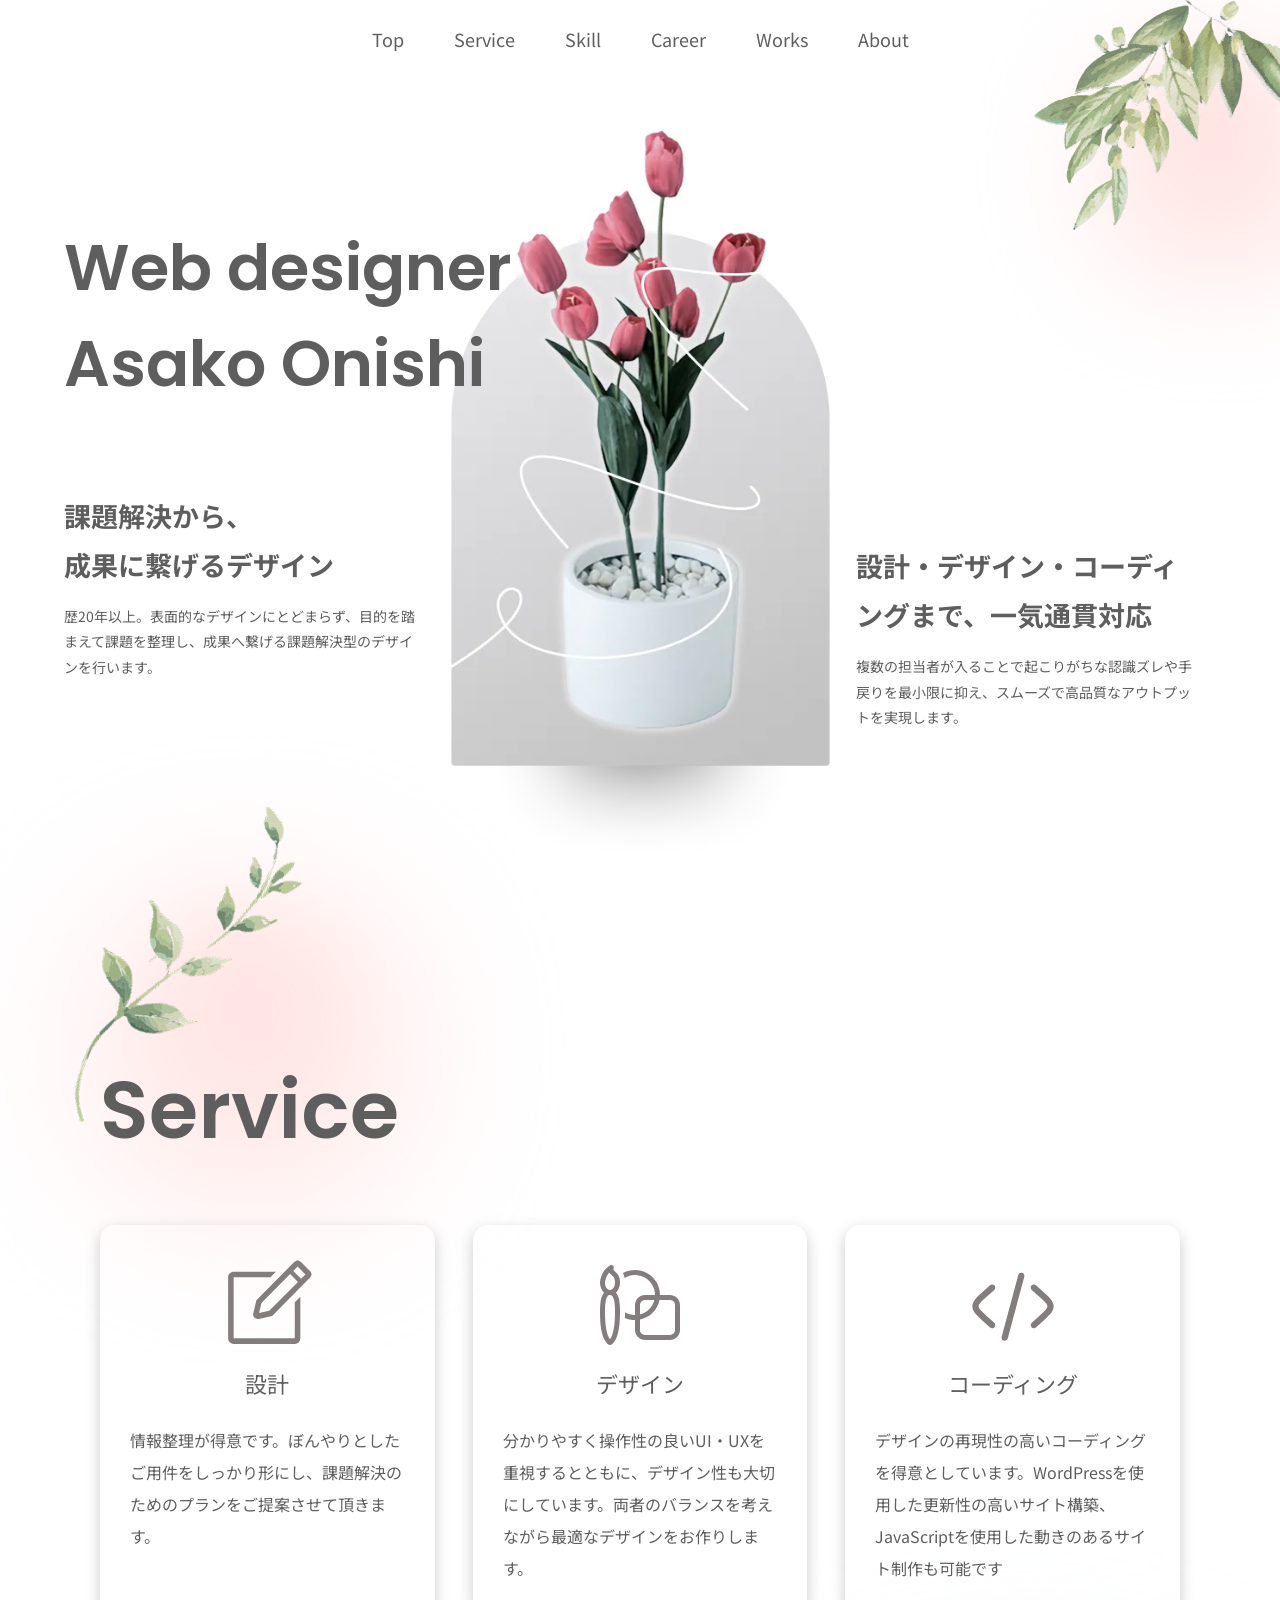
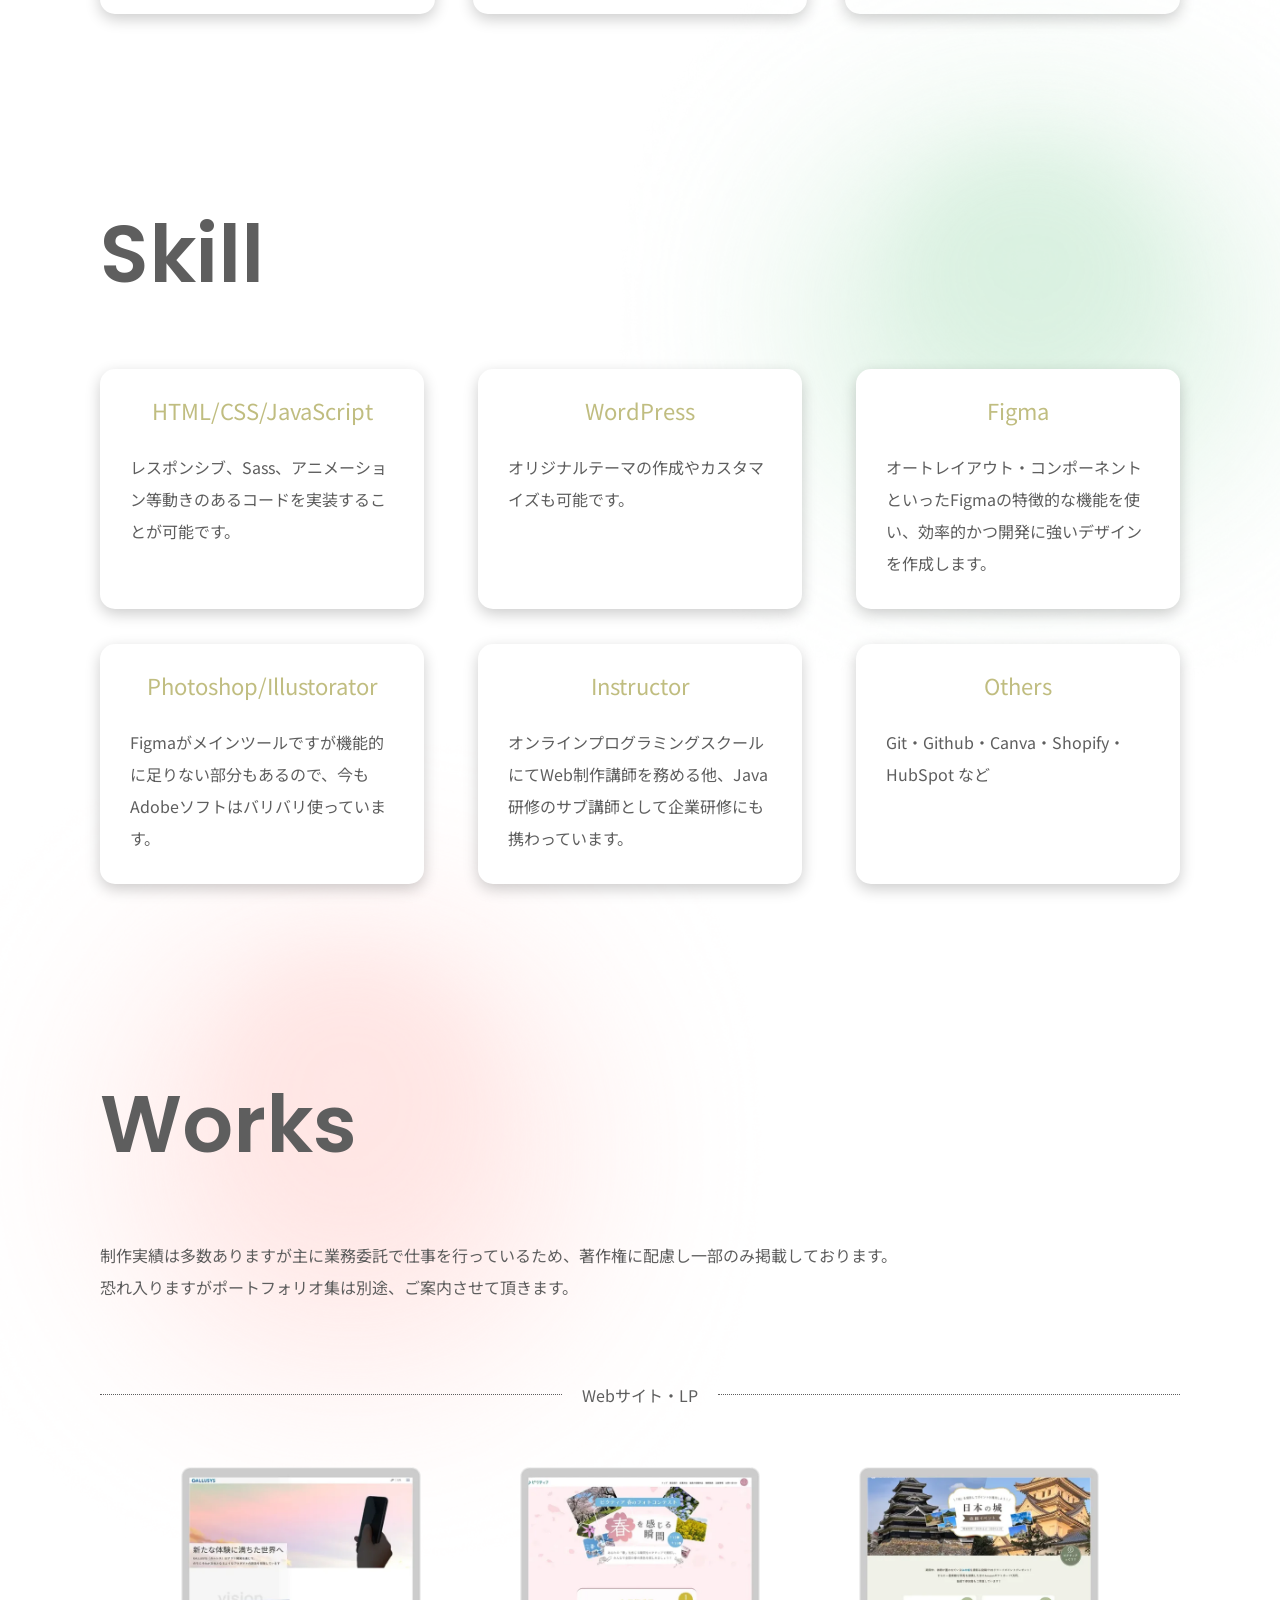
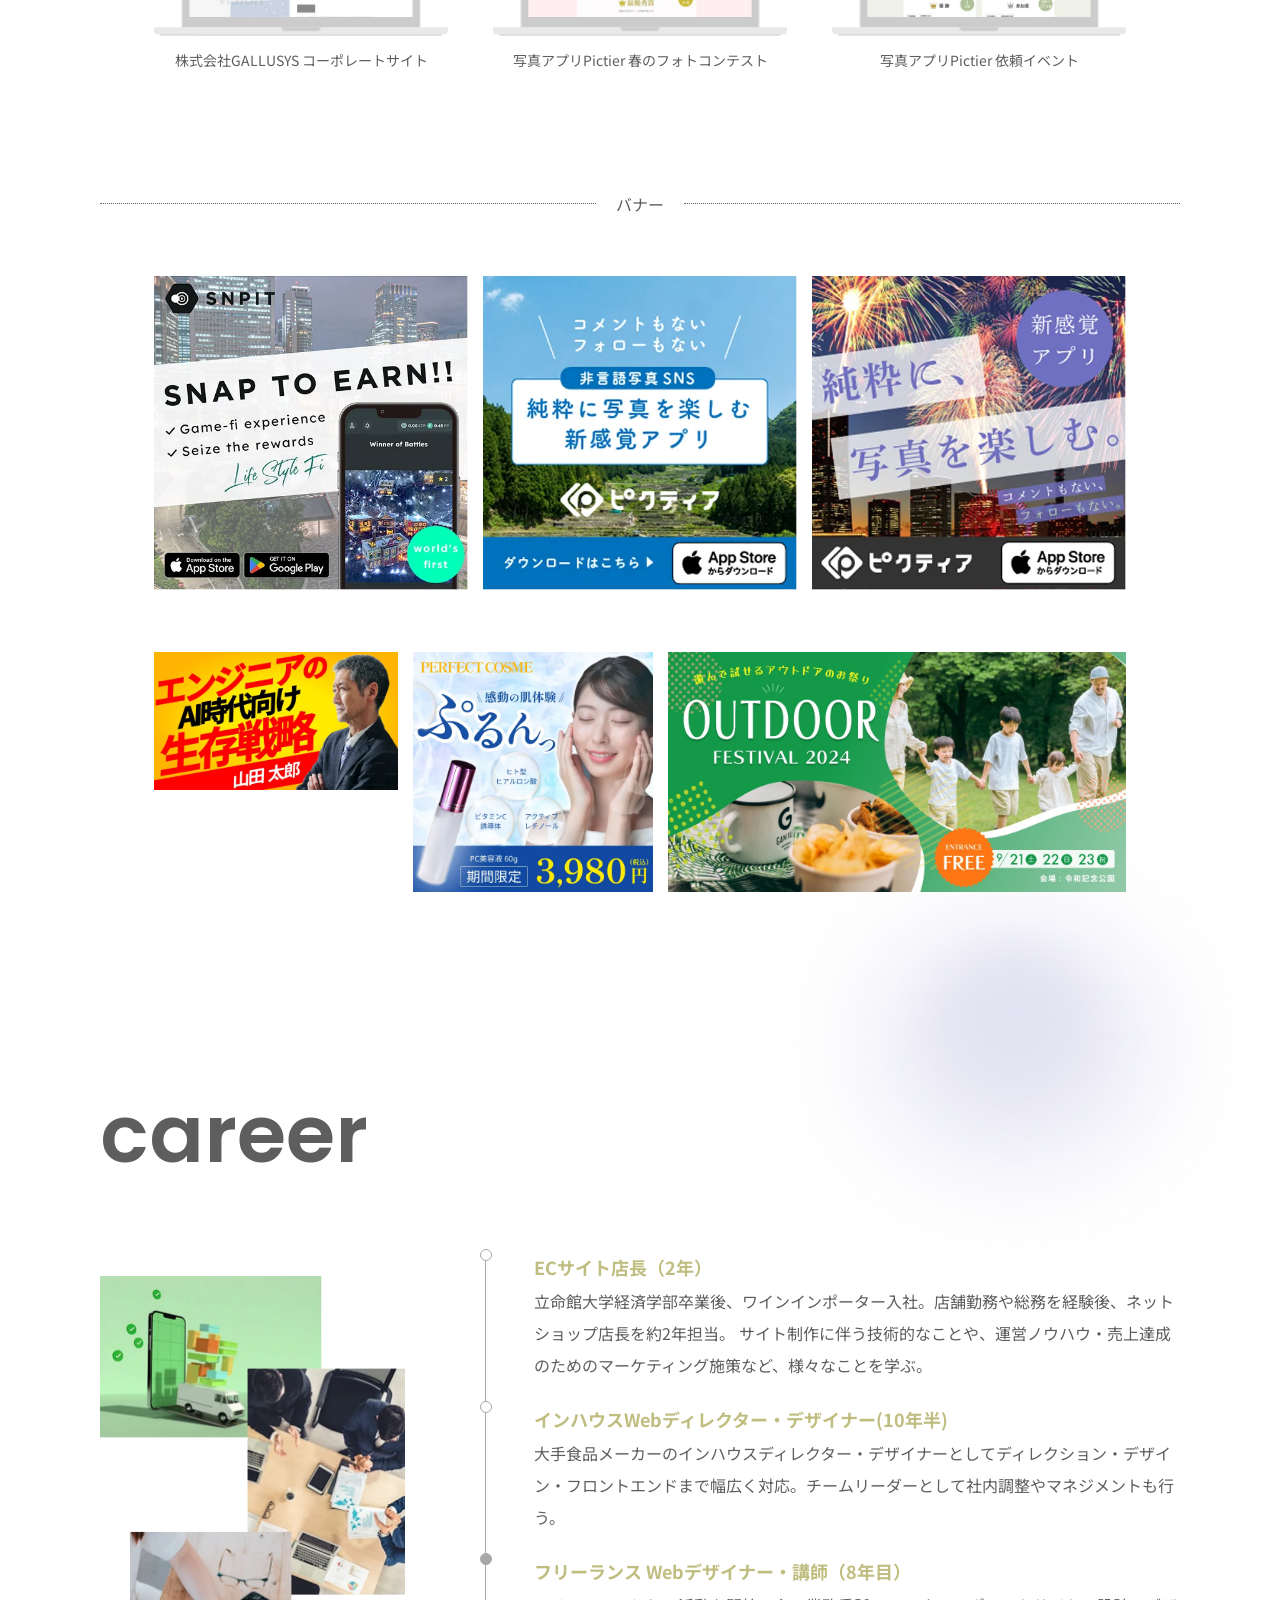
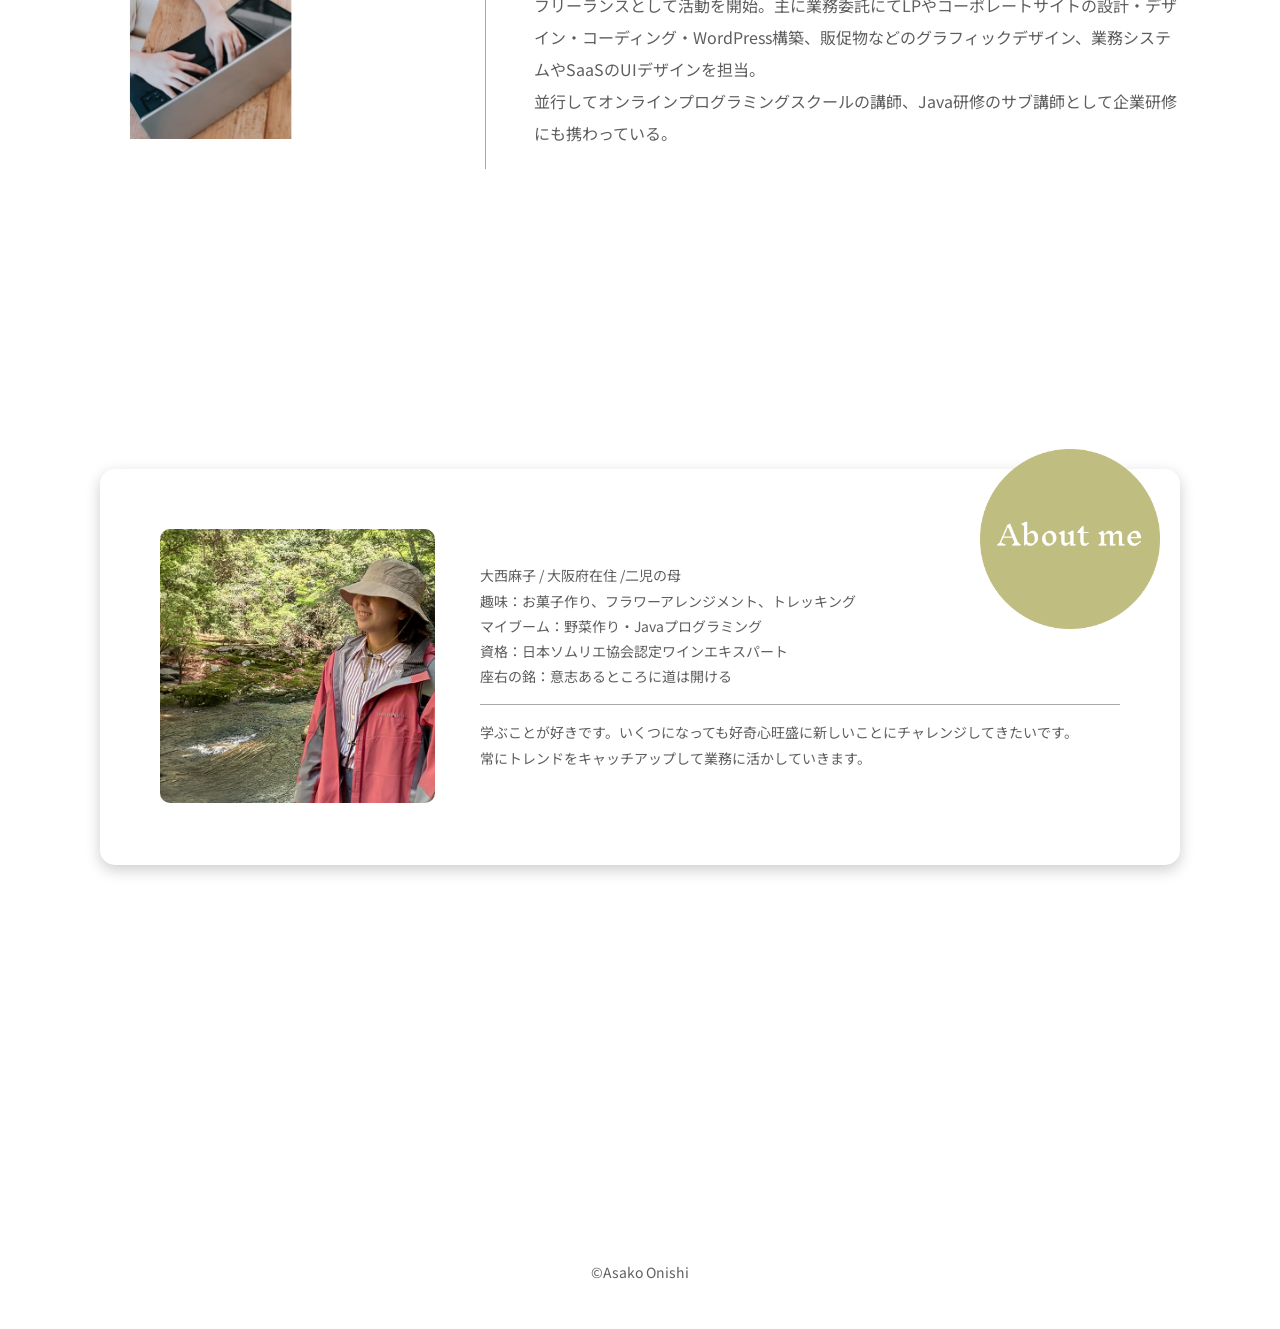
<file: index.html>
<!doctype html>
<html>

<head>
  <meta charset="UTF-8">
  <title>Asako Onishi Portfolio</title>

  <!--ビューポート設定-->
  <meta name="viewport" content="width=device-width, initial-scale=1">
  <meta description="Web制作歴20年以上の豊富な経験で、お客様の課題をデザインを通して解決致します。">
  <!--favicon-->
  <link rel="shortcut icon" href="favicon.ico">
  <link rel="apple-touch-icon" href="apple-touch-icon.webp">
  <link rel="icon" type="image/png" href="web-app-manifest-192x192.webp">
  <!-- noto sans poppins-->
  <link rel="preconnect" href="https://fonts.googleapis.com">
  <link rel="preconnect" href="https://fonts.gstatic.com" crossorigin>
  <link
    href="https://fonts.googleapis.com/css2?family=Noto+Sans+JP:wght@100..900&family=Noto+Serif+JP:wght@200..900&family=Poppins:ital,wght@0,100;0,200;0,300;0,400;0,500;0,600;0,700;0,800;0,900;1,100;1,200;1,300;1,400;1,500;1,600;1,700;1,800;1,900&display=swap"
    rel="stylesheet">

  <!--css-->
  <link rel="stylesheet" href="css/style.css">

</head>

<body>
  <header id="navMenu">
    <div id="navBtn" class="cp_hmenuac03">
      <span class="cp_bar"></span>
    </div>
    <nav>
      <ul>
        <li><a href="#">Top</a></li>
        <li><a href="#service">Service</a></li>
        <li><a href="#skill">Skill</a></li>
        <li><a href="#career">Career</a></li>
        <li><a href="#works">Works</a></li>
        <li><a href="#about">About</a></li>
        </li>
      </ul>
    </nav>
  </header>
  <section class="mv fadein-seq">
    <div class="mv_inner">
      <div class="mv_each mv_left">
        <h1>Web designer<br>Asako Onishi</h1>
        <div class="white">
          <h2>課題解決から、<br>成果に繋げるデザイン</h2>
          <p>歴20年以上。表面的なデザインにとどまらず、目的を踏まえて課題を整理し、成果へ繋げる課題解決型のデザインを行います。</p>
        </div>
      </div>
      <div class="mv_each mv_right">
        <div class="white white_left">
          <h2>設計・デザイン・コーディングまで、一気通貫対応</h2>
          <p> 複数の担当者が入ることで起こりがちな認識ズレや手戻りを最小限に抑え、スムーズで高品質なアウトプットを実現します。</p>
        </div>
      </div>
    </div>
  </section>
  <section id="service" class="service box inner">
    <h2 class="title-h2 fadein-scroll">Service</h2>
    <ul class="service-group">
      <li>
        <figure><img src="images/direction.svg" alt="設計"></figure>
        <h3>設計</h3>
        <p class="text-base">情報整理が得意です。ぼんやりとしたご用件をしっかり形にし、課題解決のためのプランをご提案させて頂きます。</p>
      </li>
      <li>
        <figure><img src="images/design.svg" alt="デザイン"></figure>
        <h3>デザイン</h3>
        <p class="text-base">
          分かりやすく操作性の良いUI・UXを重視するとともに、デザイン性も大切にしています。両者のバランスを考えながら最適なデザインをお作りします。</p>
      </li>
      <li>
        <figure><img src="images/code.svg" alt="コーディング"></figure>
        <h3>コーディング</h3>
        <p class="text-base">
          デザインの再現性の高いコーディングを得意としています。WordPressを使用した更新性の高いサイト構築、JavaScriptを使用した動きのあるサイト制作も可能です
        </p>
      </li>
    </ul>
    </div>
  </section>

  <section id="skill" class="skill box inner">
    <h2 class="title-h2 fadein-scroll">Skill</h2>
    <ul class="skill-group">
      <li>
        <h3>HTML/CSS/JavaScript</h3>
        <p class="text-base">レスポンシブ、Sass、アニメーション等動きのあるコードを実装することが可能です。</p>
      </li>
      <li>
        <h3>WordPress</h3>
        <p class="text-base">オリジナルテーマの作成やカスタマイズも可能です。</p>
      </li>
      <li>
        <h3>Figma</h3>
        <p class="text-base">オートレイアウト・コンポーネントといったFigmaの特徴的な機能を使い、効率的かつ開発に強いデザインを作成します。</p>
      </li>
      <li>
        <h3>Photoshop/Illustorator</h3>
        <p class="text-base">Figmaがメインツールですが機能的に足りない部分もあるので、今もAdobeソフトはバリバリ使っています。</p>
      </li>
      <li>
        <h3>Instructor</h3>
        <p class="text-base">オンラインプログラミングスクールにてWeb制作講師を務める他、Java研修のサブ講師として企業研修にも携わっています。
        </p>
      </li>
      <li>
        <h3>Others</h3>
        <p class="text-base">Git・Github・Canva・Shopify・HubSpot など</p>
      </li>
    </ul>
  </section>

  <section id="works" class="works box inner">
    <h2 class="title-h2 fadein-scroll">Works</h2>
    <p class="text-base">
      制作実績は多数ありますが主に業務委託で仕事を行っているため、著作権に配慮し一部のみ掲載しております。<br>恐れ入りますがポートフォリオ集は別途、ご案内させて頂きます。
    </p>
    <h3 class="heading03">Webサイト・LP</h3>
    <ul class="works-web">
      <a href="https://gallusys.com/" target="_blank">
        <li>
          <figure><img src="images/1.webp" alt="株式会社GALLUSYS コーポレートサイト">
            <figcaption>株式会社GALLUSYS コーポレートサイト</figcaption>
          </figure>
        </li>
      </a>
      <a href="https://contest.pictier.com/2026spring/" target="_blank">
        <li>
          <figure><img src="images/2.webp" alt="写真アプリPictier 春のフォトコンテスト">
            <figcaption>写真アプリPictier 春のフォトコンテスト</figcaption>
          </figure>
        </li>
      </a>
      <a href="https://event.pictier.com/castle/" target="_blank">
        <li>
          <figure><img src="images/3.webp" alt="写真アプリPictier 依頼イベント">
            <figcaption>写真アプリPictier 依頼イベント</figcaption>
          </figure>
        </li>
      </a>
    </ul>
    <h3 class="heading03">バナー</h3>
    <ul>
      <li><img src="images/banner_snpit.webp" alt="SNPITバナー"></li>
      <li><img src="images/banner_pictier01.webp" alt="ピクティアバナー"></li>
      <li><img src="images/banner_pictier02.webp" alt="ピクティアバナー"></li>
    </ul>
    <ul>
      <li><img src="images/simple.webp" alt="バナー（シンプル）"></li>
      <li><img src="images/rich.webp" alt="バナー（リッチ）"></li>
      <li><img src="images/cute.webp" alt="バナー（キュート）"></li>
    </ul>
  </section>

  <section id="career" class="career box inner">
    <h2 class="title-h2 fadein-scroll">career</h2>
    <dl class="career-group">
      <dt><img src="images/carrer.webp" alt="キャリア"></dt>
      <dd>
        <ul class="timeline">
          <li>
            <dl class="text-base">
              <dt>ECサイト店長（2年）</dt>
              <dd>立命館大学経済学部卒業後、ワインインポーター入社。店舗勤務や総務を経験後、ネットショップ店長を約2年担当。
                サイト制作に伴う技術的なことや、運営ノウハウ・売上達成のためのマーケティング施策など、様々なことを学ぶ。</dd>
            </dl>
          </li>
          <li>
            <dl class="text-base">
              <dt>インハウスWebディレクター・デザイナー(10年半)</dt>
              <dd>
                大手食品メーカーのインハウスディレクター・デザイナーとしてディレクション・デザイン・フロントエンドまで幅広く対応。チームリーダーとして社内調整やマネジメントも行う。
              </dd>
            </dl>
          </li>
          <li>
            <dl class="text-base">
              <dt>フリーランス Webデザイナー・講師（8年目）</dt>
              <dd>
                フリーランスとして活動を開始。主に業務委託にてLPやコーポレートサイトの設計・デザイン・コーディング・WordPress構築、販促物などのグラフィックデザイン、業務システムやSaaSのUIデザインを担当。<br>並行してオンラインプログラミングスクールの講師、Java研修のサブ講師として企業研修にも携わっている。
              </dd>
            </dl>
          </li>
        </ul>
      </dd>
    </dl>
  </section>

  <section class="about" id="about">
    <div class="inner">
      <div class="about-me">
        <figure class="about-me__logo"><img src="images/aboutme.png" alt="ポートフォリオ画像"></figure>
        <figure class="about-me__img"><img src="images/about-photo.png" alt="ポートフォリオ画像"></figure>
        <div class="about-me__textbox">
          <p>大西麻子 / 大阪府在住 /二児の母</p>
          <p>趣味：お菓子作り、フラワーアレンジメント、トレッキング</p>
          <p>マイブーム：野菜作り・Javaプログラミング</p>
          <p>資格：日本ソムリエ協会認定ワインエキスパート</p>
          <p>座右の銘：意志あるところに道は開ける</p>
          <p class="about-text">学ぶことが好きです。いくつになっても好奇心旺盛に新しいことにチャレンジしてきたいです。<br>常にトレンドをキャッチアップして業務に活かしていきます。</p>
        </div>
      </div>
    </div>
  </section>

  <footer class="footer">
    <h6>&copy;Asako Onishi</h6>
  </footer>


  <!--JS-->
  <script src="js/script.js"></script>
</body>

</html>
</file>
<file: css/style.css>
@charset "UTF-8";
/* 
html5doctor.com Reset Stylesheet
v1.6.1
Last Updated: 2010-09-17
Author: Richard Clark - http://richclarkdesign.com 
Twitter: @rich_clark
*/
html, body, div, span, object, iframe,
h1, h2, h3, h4, h5, h6, p, blockquote, pre,
abbr, address, cite, code,
del, dfn, em, img, ins, kbd, q, samp,
small, strong, sub, sup, var,
b, i,
dl, dt, dd, ol, ul, li,
fieldset, form, label, legend,
table, caption, tbody, tfoot, thead, tr, th, td,
article, aside, canvas, details, figcaption, figure,
footer, header, hgroup, menu, nav, section, summary,
time, mark, audio, video {
  margin: 0;
  padding: 0;
  border: 0;
  outline: 0;
  font-size: 100%;
  vertical-align: baseline;
  background: transparent;
  font-weight: normal;
}

body {
  line-height: 1;
}

article, aside, details, figcaption, figure,
footer, header, hgroup, menu, nav, section {
  display: block;
}

ul {
  list-style: none;
}

blockquote, q {
  quotes: none;
}

blockquote:before, blockquote:after,
q:before, q:after {
  content: "";
  content: none;
}

a {
  margin: 0;
  padding: 0;
  font-size: 100%;
  vertical-align: baseline;
  background: transparent;
}

/* change colours to suit your needs */
ins {
  background-color: #ff9;
  color: #000;
  text-decoration: none;
}

/* change colours to suit your needs */
mark {
  background-color: #ff9;
  color: #000;
  font-style: italic;
  font-weight: bold;
}

del {
  text-decoration: line-through;
}

abbr[title], dfn[title] {
  border-bottom: 1px dotted;
  cursor: help;
}

table {
  border-collapse: collapse;
  border-spacing: 0;
}

/* change border colour to suit your needs */
hr {
  display: block;
  height: 1px;
  border: 0;
  border-top: 1px solid #cccccc;
  margin: 1em 0;
  padding: 0;
}

input, select {
  vertical-align: middle;
}

a {
  color: inherit;
  text-decoration: none;
}

* {
  box-sizing: border-box;
}

html {
  font-size: 62.5%;
  overflow-x: hidden;
  scroll-behavior: smooth;
}

body {
  font-family: "Noto Sans JP", sans-serif;
  color: #5e5e5e;
  font-size: 1.4rem;
  overflow-x: hidden;
}

img {
  width: 100%;
  height: auto;
}

.sp {
  display: block;
}

.pc {
  display: none;
}

.inner {
  width: 90%;
  margin: auto;
}

@media (min-width: 480px) {
  html {
    font-size: 68.75%;
  }
}
@media (min-width: 640px) {
  html {
    font-size: 75%;
  }
}
@media (min-width: 980px) {
  html {
    font-size: 93.75%;
  }
  .body {
    font-size: 16px;
  }
  .sp {
    display: none;
  }
  .pc {
    display: block;
  }
  .inner {
    max-width: 1080px;
    margin: auto;
  }
}
body {
  background-image: url(../images/botanical1.png), url(../images/batanical2.png), url(../images/green1.png), url(../images/pink1.png), url(../images/blue1.png);
  background-repeat: no-repeat, no-repeat, no-repeat, no-repeat, no-repeat;
  background-position: left -10rem top -10rem, left -10rem top 55rem, right -15rem top 165rem, left -15rem top 350rem, right -15rem top 560rem;
  background-size: 40rem auto, 35rem auto, 50rem auto, 50rem auto, 50rem auto;
}
@media (min-width: 980px) {
  body {
    background-position: right -200px top -100px, left -100px top 700px, right -200px top 1500px, left -100px top 2300px, right top 4000px;
    background-size: 530px auto, 700px auto, 900px auto, 900px auto;
  }
}

.poppins-semibold {
  font-family: "Poppins", sans-serif;
  font-weight: 600;
}

.poppins-bold {
  font-family: "Poppins", sans-serif;
  font-weight: 700;
}

.mv_inner {
  width: 90%;
  margin: auto;
}
@media (min-width: 980px) {
  .mv_inner {
    max-width: 1500px;
    position: relative;
    height: 750px;
  }
}

h1 {
  font-family: "Poppins", sans-serif;
  font-weight: 600;
  font-size: 4rem;
  line-height: 1.5;
  margin-bottom: 4rem;
  margin-right: -50%;
}
@media (min-width: 980px) {
  h1 {
    font-size: 64px;
  }
}

.mv {
  padding: 10rem 0 12rem;
  background-image: url(../images/mv.webp);
  background-repeat: no-repeat;
  background-size: 30rem auto;
  background-position: right -10rem bottom;
}
@media (min-width: 980px) {
  .mv {
    padding: 120px 0 100px;
    background-position: center center;
    background-size: 380px auto;
  }
}

.white {
  background-color: rgba(255, 255, 255, 0.5);
  padding: 1.5rem 1.5rem 1.5rem 0;
}
@media (min-width: 980px) {
  .white {
    background-color: rgba(255, 255, 255, 0.5);
    padding: 0;
    padding-top: 20px;
    padding: 20px 20px 20px 0;
  }
}

@media (min-width: 980px) {
  .white.white_left {
    padding-left: 20px;
  }
}

.mv_each {
  width: 70%;
}
.mv_each h2 {
  font-size: 1.8rem;
  line-height: 1.8;
  margin-bottom: 1rem;
  font-weight: bold;
}
.mv_each p {
  font-size: 1.4rem;
  line-height: 1.8;
  padding: 0;
}
@media (min-width: 980px) {
  .mv_each p {
    font-size: 14px;
    padding-bottom: 20px;
  }
}

@media (min-width: 980px) {
  .mv_left {
    position: absolute;
    top: 100px;
    left: 0;
    max-width: 400px;
    padding-right: 20px;
  }
  .mv_right {
    position: absolute;
    bottom: 100px;
    right: 0;
    max-width: 400px;
    padding-left: 20px;
  }
}
.box {
  padding: 5rem 0;
}
@media (min-width: 980px) {
  .box {
    padding: 100px 0;
  }
}

.title-h2 {
  font-size: 4.5rem;
  font-family: "Poppins", sans-serif;
  font-weight: 600;
  margin-bottom: 5rem;
}
@media (min-width: 980px) {
  .title-h2 {
    font-size: 80px;
  }
}

.text-base {
  line-height: 2;
  font-size: 1.4rem;
}
@media (min-width: 980px) {
  .text-base {
    font-size: 16px;
  }
}

.service-group {
  display: flex;
  flex-direction: column;
  gap: 3rem;
}
@media (min-width: 980px) {
  .service-group {
    flex-direction: row;
    gap: 0;
    justify-content: space-between;
  }
}
.service-group li {
  box-shadow: 0px 5px 15px 0px rgba(0, 0, 0, 0.2);
  padding: 3rem;
  border-radius: 1rem;
}
@media (min-width: 980px) {
  .service-group li {
    width: 31%;
    padding: 30px;
  }
}
.service-group figure {
  width: 25%;
  margin: 0 auto 1rem;
}
@media (min-width: 980px) {
  .service-group figure {
    width: 100px;
  }
}
.service-group h3 {
  text-align: center;
  font-size: 2rem;
  margin-bottom: 2rem;
}
@media (min-width: 980px) {
  .service-group h3 {
    font-size: 22px;
  }
}

.skill-group {
  display: flex;
  flex-direction: column;
  gap: 3rem;
}
@media (min-width: 980px) {
  .skill-group {
    flex-wrap: wrap;
    flex-direction: row;
    gap: 35px;
    justify-content: space-between;
  }
}
.skill-group li {
  background: rgb(255, 255, 255);
  box-shadow: 0px 5px 15px 0px rgba(0, 0, 0, 0.2);
  padding: 3rem 2rem;
  border-radius: 1rem;
}
@media (min-width: 980px) {
  .skill-group li {
    width: 30%;
    padding: 30px;
  }
}
.skill-group h3 {
  text-align: center;
  font-size: 2rem;
  margin-bottom: 2rem;
  color: #C0BD80;
}
@media (min-width: 980px) {
  .skill-group h3 {
    font-size: 22px;
  }
}

.works {
  padding: 5rem 0;
  position: relative;
}
@media (min-width: 980px) {
  .works {
    padding: 100px 0;
  }
}
.works .logo-move {
  position: absolute;
  left: 0;
  top: 0;
}
@media (min-width: 980px) {
  .works .logo-move {
    left: 15%;
  }
}
.works .text-base {
  top: 0;
}
@media (min-width: 980px) {
  .works .text-base {
    padding-bottom: 30px;
  }
}
.works ul {
  width: 80%;
  margin: 3rem auto 0;
  display: flex;
  flex-direction: column;
  gap: 1rem;
}
@media (min-width: 980px) {
  .works ul {
    flex-direction: row;
    width: 90%;
    margin-top: 60px;
  }
}

.heading03 {
  display: flex;
  align-items: center;
  line-height: 1.5;
  text-align: center;
  padding: 3rem 0 0;
}
@media (min-width: 980px) {
  .heading03 {
    padding: 50px 0 0;
    font-size: 16px;
  }
}
.heading03::before, .heading03::after {
  content: "";
  height: 1px;
  border-top: 1.5px dotted #5e5e5e;
  flex-grow: 1;
}
.heading03::before {
  margin-right: 20px;
}
.heading03::after {
  margin-left: 20px;
}

.works-web {
  display: flex;
  flex-direction: column;
  gap: 3rem !important;
  margin-bottom: 5rem !important;
}
.works-web a {
  display: block;
}
.works-web li {
  text-align: center;
}
.works-web figcaption {
  font-size: 1.2rem;
  padding-top: 1rem;
}
@media (min-width: 980px) {
  .works-web figcaption {
    font-size: 14px;
  }
}

.career-group {
  display: flex;
  flex-direction: column;
  gap: 3rem;
}
@media (min-width: 980px) {
  .career-group {
    flex-direction: row;
    gap: 80px;
  }
}
.career-group dt {
  width: 70%;
  margin: auto;
}

.timeline li {
  position: relative;
  list-style: none;
  padding: 0 0 20px 0;
  border-left: solid 1px #a8a8a8;
}
.timeline li::after {
  content: "";
  position: absolute;
  top: 0;
  left: -6px;
  width: 10px;
  height: 10px;
  background: #a8a8a8;
  border-radius: 50%;
  background: #fff;
  border: 1px solid #a8a8a8;
}
.timeline li:last-child::after {
  background: #a8a8a8;
}

.timeline dl {
  margin: 0 0 0 3em;
}
.timeline dt {
  color: #C0BD80;
  width: auto;
  font-weight: bold;
  font-size: 1.6rem;
}
@media (min-width: 980px) {
  .timeline dt {
    font-size: 18px;
  }
}

.about {
  padding: 10rem 0;
  position: relative;
}
@media (min-width: 980px) {
  .about {
    padding: 200px 0;
  }
}

.about-me {
  display: flex;
  flex-direction: column;
  gap: 3rem;
  box-shadow: 0px 5px 15px 0px rgba(0, 0, 0, 0.2);
  padding: 6rem 3rem 3rem;
  position: relative;
  border-radius: 1rem;
}
@media (min-width: 980px) {
  .about-me {
    flex-direction: row;
    padding: 60px;
    align-items: center;
  }
}
.about-me__logo {
  position: absolute;
  top: -2rem;
  width: 30%;
  right: 1rem;
}
@media (min-width: 980px) {
  .about-me__logo {
    width: 180px;
    right: 20px;
    top: -20px;
  }
}
.about-me__img {
  width: 60%;
  margin: auto;
}
@media (min-width: 980px) {
  .about-me__img {
    width: 30%;
  }
}
@media (min-width: 980px) {
  .about-me__textbox {
    width: 70%;
  }
}
.about-me .about-me__img img {
  border-radius: 10px;
}
.about-me .about-text {
  border-top: solid 1px #a8a8a8;
  padding-top: 1rem;
  margin-top: 1rem;
}
.about-me p {
  line-height: 1.8;
  font-size: 1.2rem;
}
@media (min-width: 980px) {
  .about-me p {
    font-size: 14px;
  }
}

.footer {
  padding: 10rem 0 5rem;
}
@media (min-width: 980px) {
  .footer {
    padding: 200px 0 50px;
    background-size: 60% auto, 25% auto;
  }
}
.footer h6 {
  text-align: center;
  font-size: 1.4rem;
}
@media (min-width: 980px) {
  .footer h6 {
    font-size: 14px;
  }
}

/***ハンバーガーここから***/
#navBtn {
  position: fixed;
  z-index: 1000;
}
@media (min-width: 980px) {
  #navBtn {
    display: none;
  }
}

.cp_hmenuac03 .cp_bar,
.cp_hmenuac03:before,
.cp_hmenuac03:after {
  display: block;
  width: 30px;
  height: 2px;
  content: "";
  transition: all 0.2s ease-in-out;
  background: #C0BD80;
}

.cp_hmenuac03 .cp_bar {
  position: relative;
  margin: 7px 0;
}

.cp_hmenuac03 {
  position: absolute;
  width: 30px;
  height: 30px;
  cursor: pointer;
  top: 1rem;
  right: 1.5rem;
  z-index: 100;
}

#navMenu {
  height: 0;
}

#navMenu nav {
  background: rgba(0, 0, 0, 0);
}

#navMenu.show nav {
  position: fixed;
  left: 0;
  top: 0;
  display: block;
  width: 100vw;
  height: 100vh;
  background: #C0BD80;
  background-repeat: no-repeat, no-repeat;
  background-size: 40%, 40%;
  background-position: left top, right bottom;
  z-index: 99;
  transition: 0.2s;
}

#navMenu.show nav ul {
  width: 100%;
  height: 100%;
  padding: 0;
  color: #5e5e5e;
  display: flex;
  justify-content: center;
  align-items: center;
  flex-direction: column;
  color: #fff;
}

#navMenu nav ul {
  display: none;
}
@media (min-width: 980px) {
  #navMenu nav ul {
    display: flex;
    justify-content: center;
    gap: 50px;
  }
}

#navMenu nav ul li {
  display: inline-block;
  width: 80%;
  margin: 0 auto;
  text-align: center;
  font-size: 1.4rem;
  padding: 1rem 0;
}
@media (min-width: 980px) {
  #navMenu nav ul li {
    width: auto;
    margin: 0;
    font-size: 18px;
    padding: 30px 0;
  }
}
#navMenu nav ul li:last-of-type {
  padding-top: 1rem;
}
@media (min-width: 980px) {
  #navMenu nav ul li:last-of-type {
    padding-top: 30px;
  }
}
#navMenu nav ul li:last-of-type img {
  width: 50%;
}

#navMenu nav ul li:last-of-type {
  border: 0;
}

#navMenu nav ul li a {
  display: block;
  transition: 0.3s;
}

#navMenu nav ul li a:hover {
  text-decoration: none;
  opacity: 0.4;
}

.show .cp_hmenuac03 .cp_bar {
  transform: scale(0);
}

.show .cp_hmenuac03:before {
  transform: translateY(10px) rotate(135deg);
  background-color: #fff;
}

.show .cp_hmenuac03:after {
  transform: translateY(-8px) rotate(-135deg);
  background-color: #fff;
}

/***ハンバーガーここまで***/
/***アニメーション***/
.fadein-seq .mv_each > * {
  opacity: 0;
  transform: translateY(20px);
  animation: fadeUp 0.8s ease forwards;
}

/* 左側（mv_left）順番に */
.fadein-seq .mv_left > *:nth-child(1) {
  animation-delay: 0.2s;
}

.fadein-seq .mv_left > *:nth-child(2) {
  animation-delay: 0.5s;
}

.fadein-seq .mv_left > *:nth-child(3) {
  animation-delay: 0.8s;
}

/* 右側（mv_right）も順番に */
.fadein-seq .mv_right > *:nth-child(1) {
  animation-delay: 1.1s;
}

.fadein-seq .mv_right > *:nth-child(2) {
  animation-delay: 1.4s;
}

@keyframes fadeUp {
  to {
    opacity: 1;
    transform: translateY(0);
  }
}
.fadein-scroll {
  opacity: 0;
  transform: translateY(20px);
  transition: opacity 0.8s ease, transform 0.8s ease;
}

.fadein-scroll.show {
  opacity: 1;
  transform: translateY(0);
}

/*# sourceMappingURL=style.css.map */
</file>
